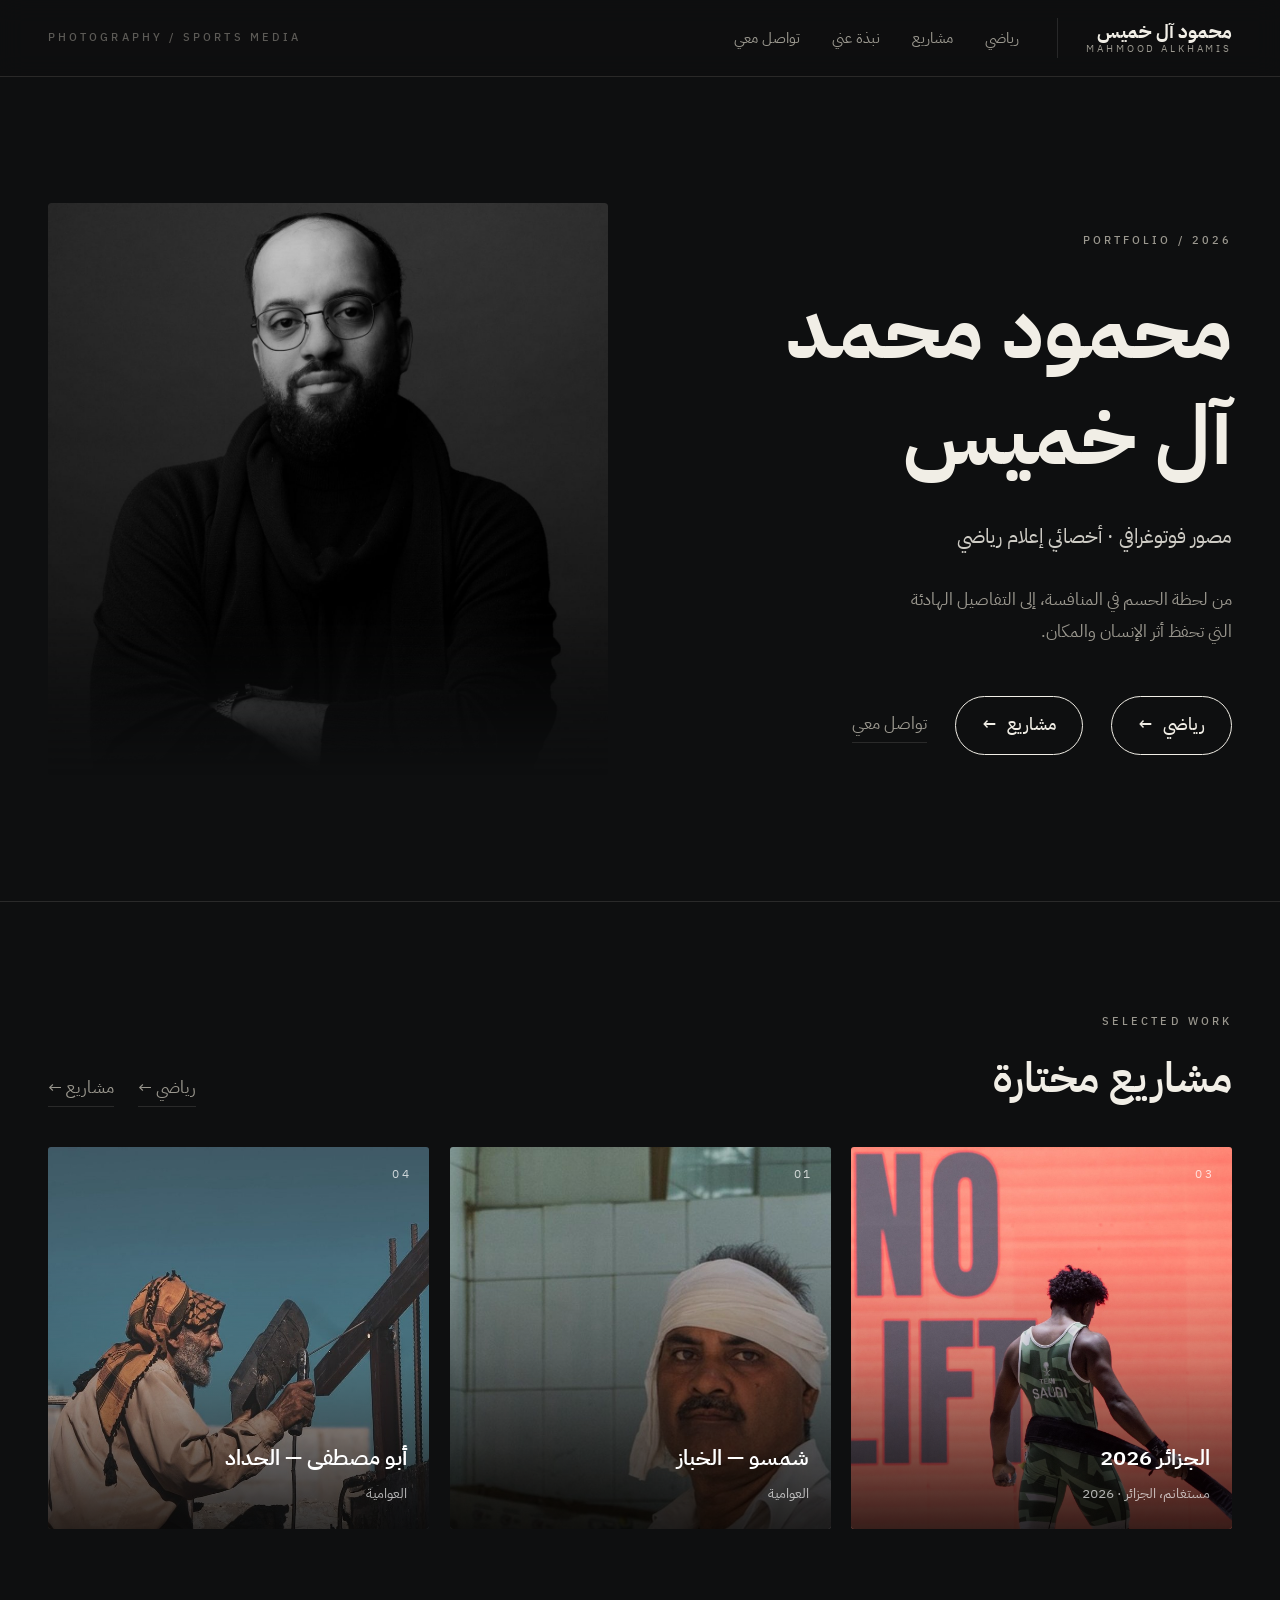
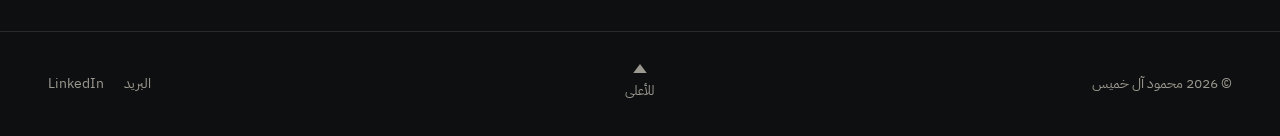
<file: site/index.html>
<!doctype html>
<html lang="ar" dir="rtl">
<head>
  <meta charset="utf-8">
  <meta name="viewport" content="width=device-width, initial-scale=1">
  <title>محمود آل خميس | مصور فوتوغرافي</title>
  <meta name="description" content="محمود آل خميس — مصور فوتوغرافي وأخصائي إعلام رياضي من المنطقة الشرقية في السعودية.">
  <link rel="icon" href="images/favicon.svg" type="image/svg+xml">
  <link rel="preconnect" href="https://fonts.googleapis.com">
  <link rel="preconnect" href="https://fonts.gstatic.com" crossorigin>
  <link href="https://fonts.googleapis.com/css2?family=IBM+Plex+Sans+Arabic:wght@300;400;500;600;700&display=swap" rel="stylesheet">
  <link rel="stylesheet" href="css/style.css">
  <!-- يخفي العناصر اللي بتظهر مع النزول قبل ما تنرسم الصفحة (بدون JS كل شي يبان عادي) -->
  <script>
    document.documentElement.classList.add('js');
    // ألوان هذي الصفحة المحفوظة من آخر زيارة (عشان ما تومض الألوان القديمة)
    try { var c = JSON.parse(localStorage.getItem('site-colors:' + location.pathname + location.search) || '{}'); for (var k in c) document.documentElement.style.setProperty(k, c[k]); } catch (e) {}
    // انتقال الصفحات: إذا المتصفح تخطّاه (مثلًا ضغطت بسرعة) ما يطلع خطأ في الـ Console
    ['pageswap', 'pagereveal'].forEach(function (t) { addEventListener(t, function (e) { if (e.viewTransition) e.viewTransition.ready.catch(function () {}); }); });
  </script>
</head>
<body>

  <!-- الهيدر: الاسم على اليمين وبعده الأقسام -->
  <header class="site-header">
    <div class="wrap">
      <div class="brand-nav">
        <a class="brand" href="index.html">
          <span class="brand-ar">محمود آل خميس</span>
          <span class="brand-en">MAHMOOD ALKHAMIS</span>
        </a>
        <nav class="nav" aria-label="الأقسام">
          <a href="section.html?id=sport" data-nav-section data-nav="sport">رياضي</a>
          <a href="section.html?id=story" data-nav-section data-nav="story">مشاريع</a>
          <a href="about.html" data-nav="about">نبذة عني</a>
          <a href="contact.html" data-nav="contact">تواصل معي</a>
        </nav>
      </div>
      <span class="eyebrow header-tag">PHOTOGRAPHY / SPORTS MEDIA</span>
    </div>
  </header>

  <main>
    <!-- الواجهة: الصورة الشخصية والتعريف -->
    <section class="hero wrap">
      <div class="hero-text">
        <span class="eyebrow">PORTFOLIO / 2026</span>
        <h1 data-lines="hero.title">محمود محمد<br>آل خميس</h1>
        <p class="hero-role" data-text="hero.role">مصور فوتوغرافي · أخصائي إعلام رياضي</p>
        <p class="hero-lead" data-text="hero.lead">من لحظة الحسم في المنافسة، إلى التفاصيل الهادئة التي تحفظ أثر الإنسان والمكان.</p>
        <div class="hero-actions" data-section-buttons>
          <a class="btn" href="section.html?id=sport" data-section-btn>رياضي <span class="arrow" aria-hidden="true">←</span></a>
          <a class="btn" href="section.html?id=story" data-section-btn>مشاريع <span class="arrow" aria-hidden="true">←</span></a>
          <a class="text-link" href="contact.html">تواصل معي</a>
        </div>
      </div>
      <figure class="hero-photo">
        <img src="images/mahmood.jpg" alt="محمود آل خميس" width="1240" height="1270" data-src="hero.photo">
      </figure>
    </section>

    <!-- مشاريع مختارة: المشاريع المعلّم عليها "يظهر في الرئيسية" في لوحة التحكم -->
    <section class="section">
      <div class="wrap">
        <div class="section-head" data-reveal>
          <div>
            <span class="eyebrow" data-text="featured.label">SELECTED WORK</span>
            <h2 data-text="featured.title">مشاريع مختارة</h2>
          </div>
          <div class="section-links" data-section-links>
            <a class="text-link" href="section.html?id=sport">رياضي <span class="arrow" aria-hidden="true">←</span></a>
            <a class="text-link" href="section.html?id=story">مشاريع <span class="arrow" aria-hidden="true">←</span></a>
          </div>
        </div>
        <div class="grid" id="featured-list"></div>
      </div>
    </section>
  </main>

  <footer class="site-footer">
    <div class="wrap">
      <span>© <span data-year>2026</span> محمود آل خميس</span>
      <a class="to-top" href="#top" data-top>
        <svg class="to-top-mark" viewBox="0 0 12 8" aria-hidden="true"><path d="M6 0 12 8H0z"/></svg>
        <span>للأعلى</span>
      </a>
      <nav>
        <a href="mailto:mahmoodalkhmis@gmail.com" data-link="email">البريد</a>
        <a href="https://www.linkedin.com/in/mahmoodalkhamis" target="_blank" rel="noopener" data-link="linkedin">LinkedIn</a>
      </nav>
    </div>
  </footer>

  <script src="js/main.js"></script>
</body>
</html>
</file>
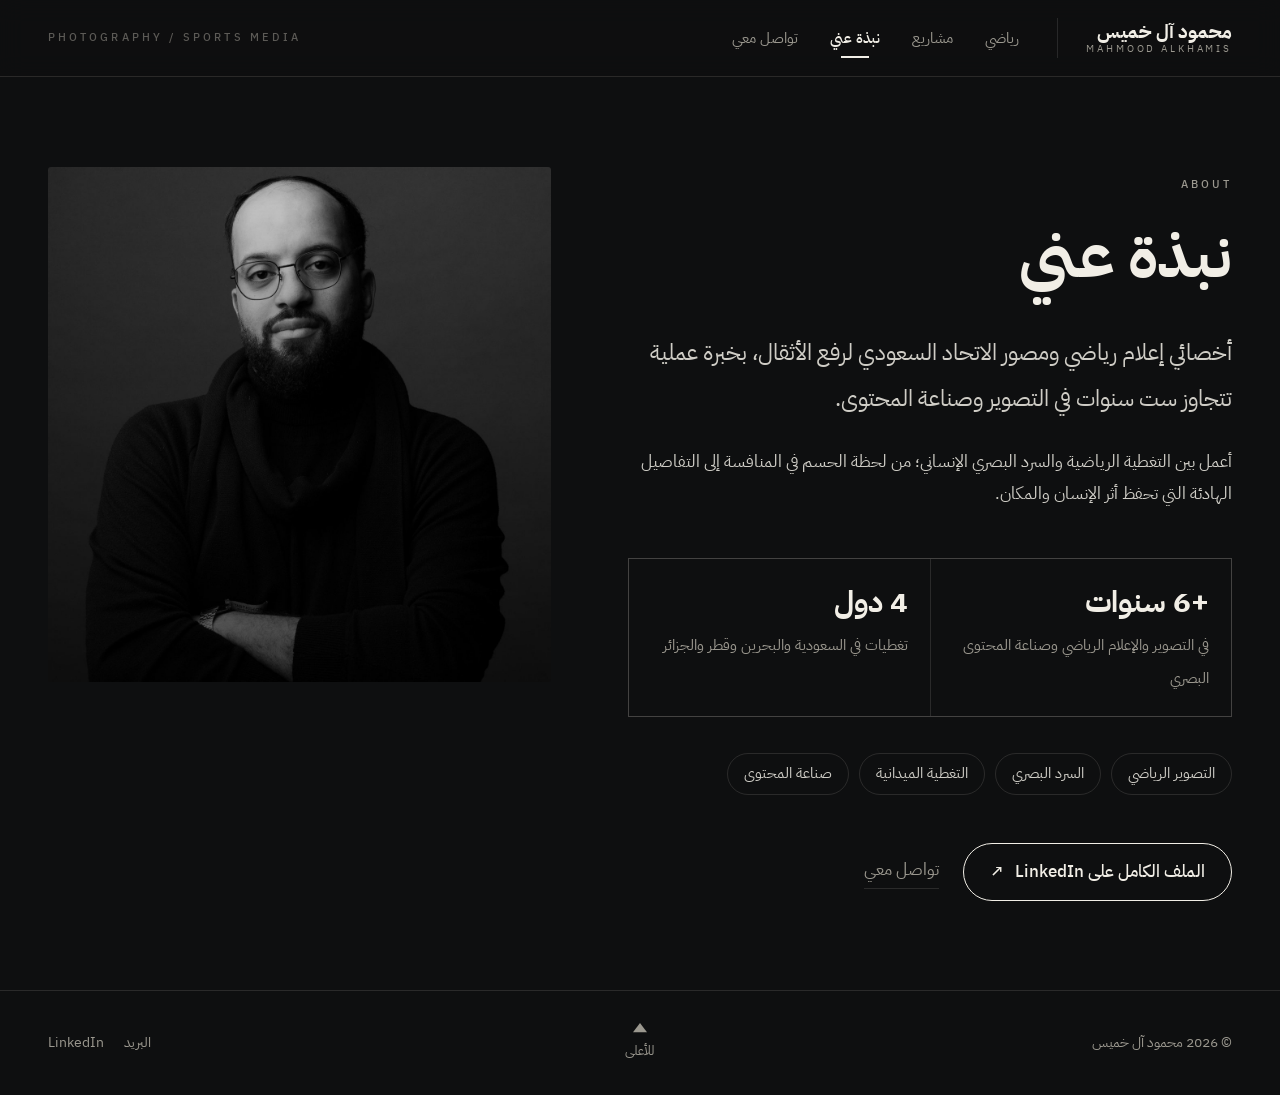
<file: site/about.html>
<!doctype html>
<html lang="ar" dir="rtl">
<head>
  <meta charset="utf-8">
  <meta name="viewport" content="width=device-width, initial-scale=1">
  <title>نبذة عني | محمود آل خميس</title>
  <meta name="description" content="أخصائي إعلام رياضي ومصور الاتحاد السعودي لرفع الأثقال، بخبرة تتجاوز ست سنوات.">
  <link rel="icon" href="images/favicon.svg" type="image/svg+xml">
  <link rel="preconnect" href="https://fonts.googleapis.com">
  <link rel="preconnect" href="https://fonts.gstatic.com" crossorigin>
  <link href="https://fonts.googleapis.com/css2?family=IBM+Plex+Sans+Arabic:wght@300;400;500;600;700&display=swap" rel="stylesheet">
  <link rel="stylesheet" href="css/style.css">
  <!-- يخفي العناصر اللي بتظهر مع النزول قبل ما تنرسم الصفحة (بدون JS كل شي يبان عادي) -->
  <script>
    document.documentElement.classList.add('js');
    // ألوان هذي الصفحة المحفوظة من آخر زيارة (عشان ما تومض الألوان القديمة)
    try { var c = JSON.parse(localStorage.getItem('site-colors:' + location.pathname + location.search) || '{}'); for (var k in c) document.documentElement.style.setProperty(k, c[k]); } catch (e) {}
    // انتقال الصفحات: إذا المتصفح تخطّاه (مثلًا ضغطت بسرعة) ما يطلع خطأ في الـ Console
    ['pageswap', 'pagereveal'].forEach(function (t) { addEventListener(t, function (e) { if (e.viewTransition) e.viewTransition.ready.catch(function () {}); }); });
  </script>
</head>
<body>

  <header class="site-header">
    <div class="wrap">
      <div class="brand-nav">
        <a class="brand" href="index.html">
          <span class="brand-ar">محمود آل خميس</span>
          <span class="brand-en">MAHMOOD ALKHAMIS</span>
        </a>
        <nav class="nav" aria-label="الأقسام">
          <a href="section.html?id=sport" data-nav-section data-nav="sport">رياضي</a>
          <a href="section.html?id=story" data-nav-section data-nav="story">مشاريع</a>
          <a href="about.html" data-nav="about" aria-current="page">نبذة عني</a>
          <a href="contact.html" data-nav="contact">تواصل معي</a>
        </nav>
      </div>
      <span class="eyebrow header-tag">PHOTOGRAPHY / SPORTS MEDIA</span>
    </div>
  </header>

  <main>
    <section class="about wrap">
      <div class="about-text">
        <span class="eyebrow">ABOUT</span>
        <h1>نبذة عني</h1>

        <!-- النصوص هنا تتعدّل من لوحة التحكم ← "نصوص الموقع" ← نبذة عني
             (المكتوب هنا مجرد نسخة احتياطية لو ما تحمّل ملف المحتوى) -->
        <p class="about-lead" data-text="about.lead">أخصائي إعلام رياضي ومصور الاتحاد السعودي لرفع الأثقال، بخبرة عملية تتجاوز ست سنوات في التصوير وصناعة المحتوى.</p>
        <div class="about-body" data-paras="about.body">
          <p>أعمل بين التغطية الرياضية والسرد البصري الإنساني؛ من لحظة الحسم في المنافسة إلى التفاصيل الهادئة التي تحفظ أثر الإنسان والمكان.</p>
        </div>

        <div class="facts" data-reveal data-list="about.facts">
          <div class="fact"><strong>+6 سنوات</strong><span>في التصوير والإعلام الرياضي وصناعة المحتوى البصري</span></div>
          <div class="fact"><strong>4 دول</strong><span>تغطيات في السعودية والبحرين وقطر والجزائر</span></div>
        </div>

        <ul class="tags" data-reveal data-reveal-stagger data-list="about.tags">
          <li>التصوير الرياضي</li>
          <li>السرد البصري</li>
          <li>التغطية الميدانية</li>
          <li>صناعة المحتوى</li>
        </ul>

        <div class="about-actions" data-reveal>
          <a class="btn" href="https://www.linkedin.com/in/mahmoodalkhamis" target="_blank" rel="noopener" data-link="linkedin">الملف الكامل على LinkedIn <span class="arrow arrow--out" aria-hidden="true">↗</span></a>
          <a class="text-link" href="contact.html">تواصل معي</a>
        </div>
      </div>

      <figure class="about-photo" data-reveal style="--reveal-delay:90ms">
        <img src="images/mahmood.jpg" alt="محمود آل خميس" width="1240" height="1270" data-src="about.photo">
      </figure>
    </section>
  </main>

  <footer class="site-footer">
    <div class="wrap">
      <span>© <span data-year>2026</span> محمود آل خميس</span>
      <a class="to-top" href="#top" data-top>
        <svg class="to-top-mark" viewBox="0 0 12 8" aria-hidden="true"><path d="M6 0 12 8H0z"/></svg>
        <span>للأعلى</span>
      </a>
      <nav>
        <a href="mailto:mahmoodalkhmis@gmail.com" data-link="email">البريد</a>
        <a href="https://www.linkedin.com/in/mahmoodalkhamis" target="_blank" rel="noopener" data-link="linkedin">LinkedIn</a>
      </nav>
    </div>
  </footer>

  <script src="js/main.js"></script>
</body>
</html>
</file>
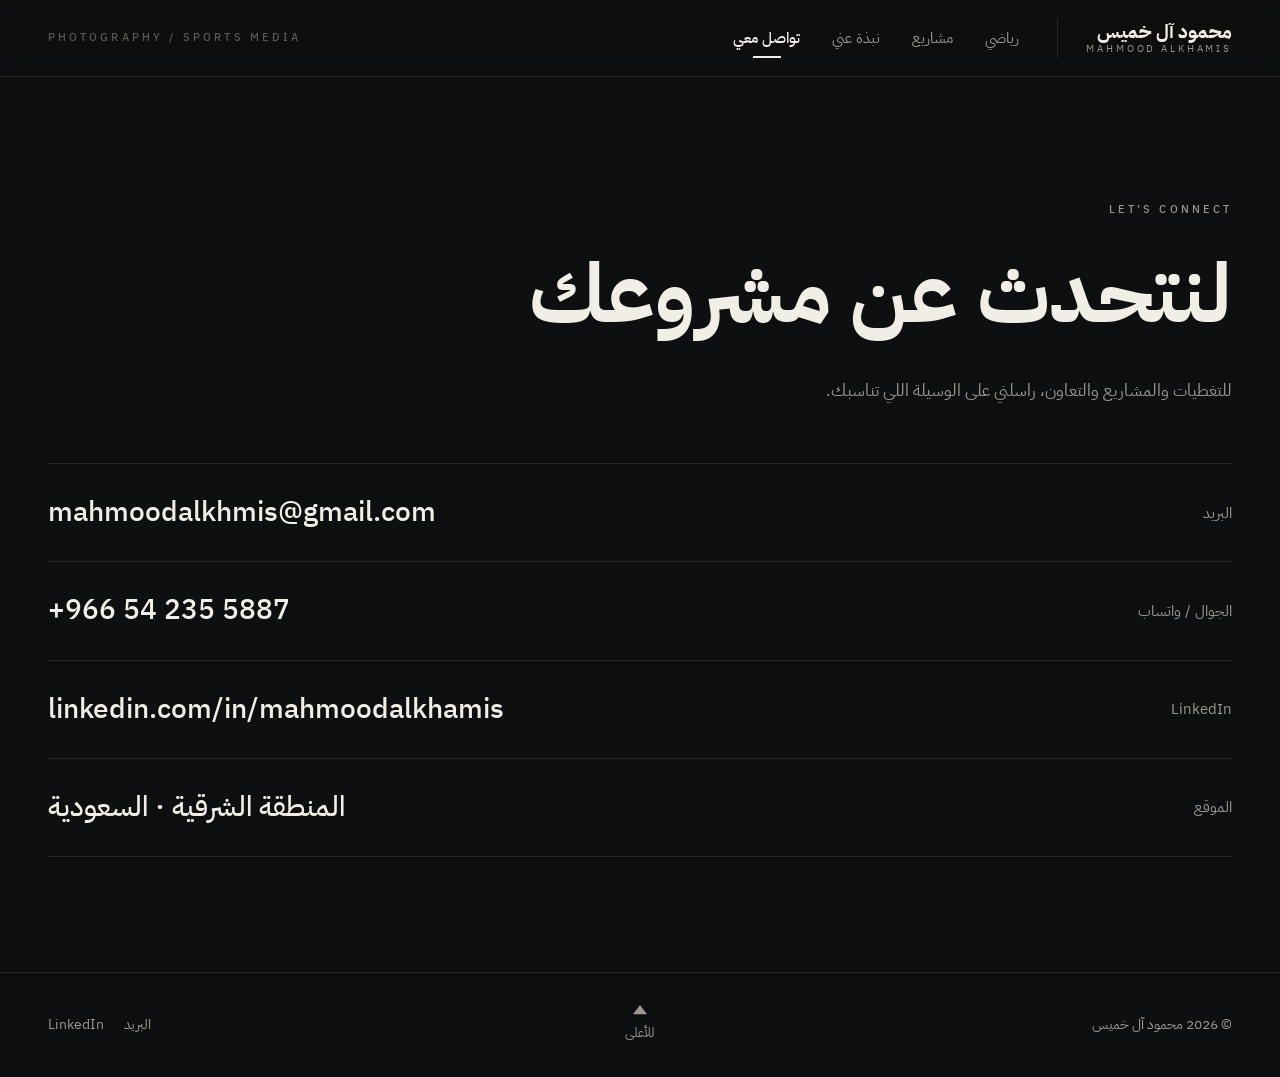
<file: site/contact.html>
<!doctype html>
<html lang="ar" dir="rtl">
<head>
  <meta charset="utf-8">
  <meta name="viewport" content="width=device-width, initial-scale=1">
  <title>تواصل معي | محمود آل خميس</title>
  <meta name="description" content="تواصل مع محمود آل خميس — مصور فوتوغرافي وأخصائي إعلام رياضي.">
  <link rel="icon" href="images/favicon.svg" type="image/svg+xml">
  <link rel="preconnect" href="https://fonts.googleapis.com">
  <link rel="preconnect" href="https://fonts.gstatic.com" crossorigin>
  <link href="https://fonts.googleapis.com/css2?family=IBM+Plex+Sans+Arabic:wght@300;400;500;600;700&display=swap" rel="stylesheet">
  <link rel="stylesheet" href="css/style.css">
  <!-- يخفي العناصر اللي بتظهر مع النزول قبل ما تنرسم الصفحة (بدون JS كل شي يبان عادي) -->
  <script>
    document.documentElement.classList.add('js');
    // ألوان هذي الصفحة المحفوظة من آخر زيارة (عشان ما تومض الألوان القديمة)
    try { var c = JSON.parse(localStorage.getItem('site-colors:' + location.pathname + location.search) || '{}'); for (var k in c) document.documentElement.style.setProperty(k, c[k]); } catch (e) {}
    // انتقال الصفحات: إذا المتصفح تخطّاه (مثلًا ضغطت بسرعة) ما يطلع خطأ في الـ Console
    ['pageswap', 'pagereveal'].forEach(function (t) { addEventListener(t, function (e) { if (e.viewTransition) e.viewTransition.ready.catch(function () {}); }); });
  </script>
</head>
<body>

  <header class="site-header">
    <div class="wrap">
      <div class="brand-nav">
        <a class="brand" href="index.html">
          <span class="brand-ar">محمود آل خميس</span>
          <span class="brand-en">MAHMOOD ALKHAMIS</span>
        </a>
        <nav class="nav" aria-label="الأقسام">
          <a href="section.html?id=sport" data-nav-section data-nav="sport">رياضي</a>
          <a href="section.html?id=story" data-nav-section data-nav="story">مشاريع</a>
          <a href="about.html" data-nav="about">نبذة عني</a>
          <a href="contact.html" data-nav="contact" aria-current="page">تواصل معي</a>
        </nav>
      </div>
      <span class="eyebrow header-tag">PHOTOGRAPHY / SPORTS MEDIA</span>
    </div>
  </header>

  <main>
    <section class="contact wrap">
      <span class="eyebrow">LET’S CONNECT</span>
      <h1 data-text="contact.title">لنتحدث عن مشروعك</h1>
      <p data-text="contact.intro">للتغطيات والمشاريع والتعاون، راسلني على الوسيلة اللي تناسبك.</p>

      <!-- بيانات التواصل تتعدّل من لوحة التحكم ← "نصوص الموقع" ← تواصل معي
           (القائمة هنا مجرد نسخة احتياطية لو ما تحمّل ملف المحتوى) -->
      <ul class="contact-list" id="contact-list" data-reveal data-reveal-stagger>
        <li>
          <a href="mailto:mahmoodalkhmis@gmail.com">
            <span class="label">البريد</span>
            <span class="value">mahmoodalkhmis@gmail.com</span>
          </a>
        </li>
        <li>
          <a href="https://wa.me/966542355887" target="_blank" rel="noopener">
            <span class="label">الجوال / واتساب</span>
            <span class="value">+966 54 235 5887</span>
          </a>
        </li>
        <li>
          <a href="https://www.linkedin.com/in/mahmoodalkhamis" target="_blank" rel="noopener">
            <span class="label">LinkedIn</span>
            <span class="value">linkedin.com/in/mahmoodalkhamis</span>
          </a>
        </li>
        <li>
          <div class="row">
            <span class="label">الموقع</span>
            <span class="value ar">المنطقة الشرقية · السعودية</span>
          </div>
        </li>
      </ul>
    </section>
  </main>

  <footer class="site-footer">
    <div class="wrap">
      <span>© <span data-year>2026</span> محمود آل خميس</span>
      <a class="to-top" href="#top" data-top>
        <svg class="to-top-mark" viewBox="0 0 12 8" aria-hidden="true"><path d="M6 0 12 8H0z"/></svg>
        <span>للأعلى</span>
      </a>
      <nav>
        <a href="mailto:mahmoodalkhmis@gmail.com" data-link="email">البريد</a>
        <a href="https://www.linkedin.com/in/mahmoodalkhamis" target="_blank" rel="noopener" data-link="linkedin">LinkedIn</a>
      </nav>
    </div>
  </footer>

  <script src="js/main.js"></script>
</body>
</html>
</file>
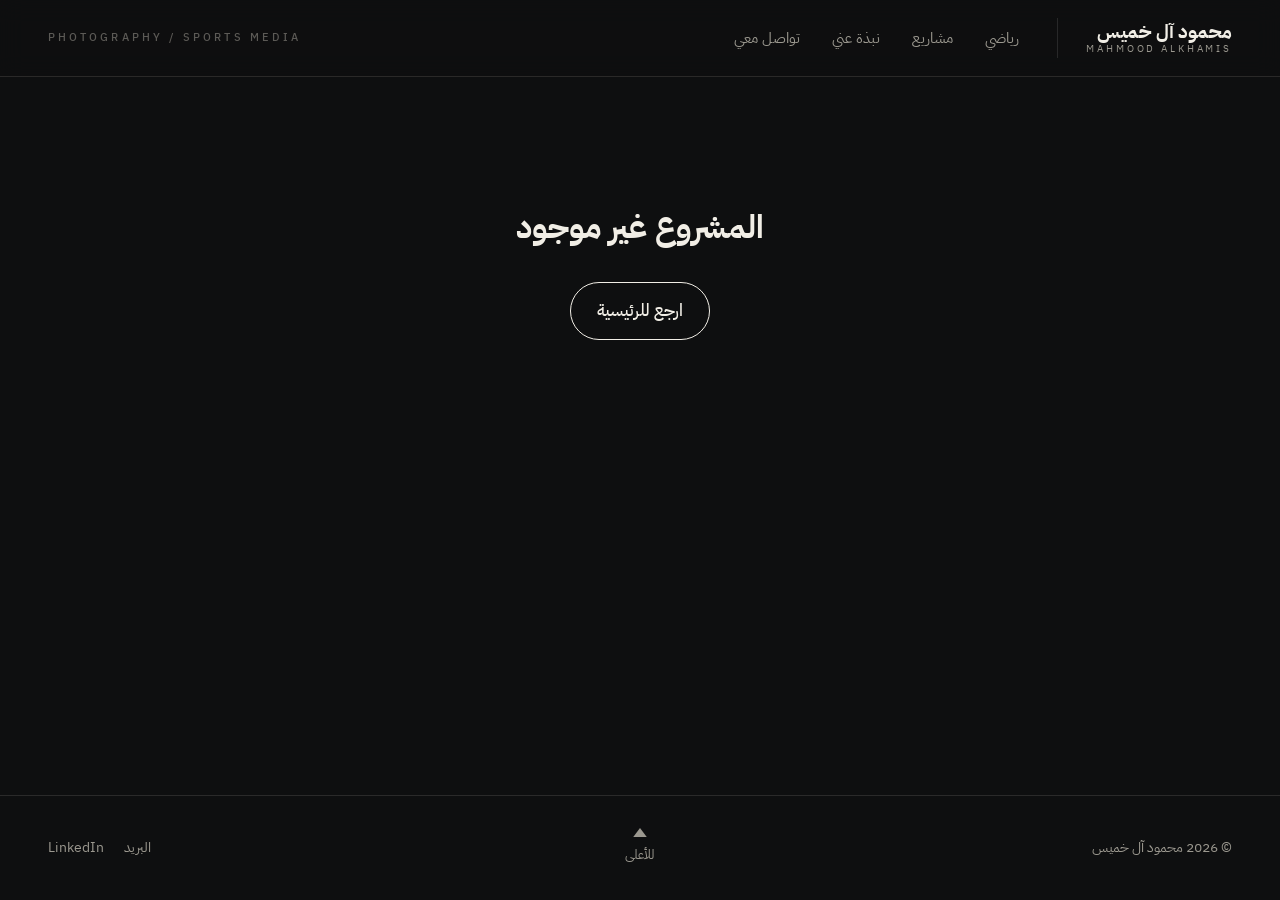
<file: site/project.html>
<!doctype html>
<html lang="ar" dir="rtl">
<head>
  <meta charset="utf-8">
  <meta name="viewport" content="width=device-width, initial-scale=1">
  <title>مشروع | محمود آل خميس</title>
  <link rel="icon" href="images/favicon.svg" type="image/svg+xml">
  <link rel="preconnect" href="https://fonts.googleapis.com">
  <link rel="preconnect" href="https://fonts.gstatic.com" crossorigin>
  <link href="https://fonts.googleapis.com/css2?family=IBM+Plex+Sans+Arabic:wght@300;400;500;600;700&display=swap" rel="stylesheet">
  <link rel="stylesheet" href="css/style.css">
  <!-- يخفي العناصر اللي بتظهر مع النزول قبل ما تنرسم الصفحة (بدون JS كل شي يبان عادي) -->
  <script>
    document.documentElement.classList.add('js');
    // ألوان هذي الصفحة المحفوظة من آخر زيارة (عشان ما تومض الألوان القديمة)
    try { var c = JSON.parse(localStorage.getItem('site-colors:' + location.pathname + location.search) || '{}'); for (var k in c) document.documentElement.style.setProperty(k, c[k]); } catch (e) {}
    // انتقال الصفحات: إذا المتصفح تخطّاه (مثلًا ضغطت بسرعة) ما يطلع خطأ في الـ Console
    ['pageswap', 'pagereveal'].forEach(function (t) { addEventListener(t, function (e) { if (e.viewTransition) e.viewTransition.ready.catch(function () {}); }); });
  </script>
</head>
<body>

  <header class="site-header">
    <div class="wrap">
      <div class="brand-nav">
        <a class="brand" href="index.html">
          <span class="brand-ar">محمود آل خميس</span>
          <span class="brand-en">MAHMOOD ALKHAMIS</span>
        </a>
        <nav class="nav" aria-label="الأقسام">
          <a href="section.html?id=sport" data-nav-section data-nav="sport">رياضي</a>
          <a href="section.html?id=story" data-nav-section data-nav="story">مشاريع</a>
          <a href="about.html" data-nav="about">نبذة عني</a>
          <a href="contact.html" data-nav="contact">تواصل معي</a>
        </nav>
      </div>
      <span class="eyebrow header-tag">PHOTOGRAPHY / SPORTS MEDIA</span>
    </div>
  </header>

  <!-- صفحة واحدة لكل المشاريع: project.html?id=اسم-المجلد
       المحتوى (الغلاف ← الوصف ← الصور) يتعبّى تلقائيًا من content/projects.json -->
  <main id="project-page"></main>

  <!-- عارض الصور بملء الشاشة -->
  <dialog class="lightbox" id="lightbox" aria-label="عارض الصور">
    <button class="lb-close" type="button" aria-label="إغلاق">×</button>
    <button class="lb-prev" type="button" aria-label="الصورة السابقة">→</button>
    <img alt="">
    <button class="lb-next" type="button" aria-label="الصورة التالية">←</button>
    <span class="lb-count"></span>
  </dialog>

  <footer class="site-footer">
    <div class="wrap">
      <span>© <span data-year>2026</span> محمود آل خميس</span>
      <a class="to-top" href="#top" data-top>
        <svg class="to-top-mark" viewBox="0 0 12 8" aria-hidden="true"><path d="M6 0 12 8H0z"/></svg>
        <span>للأعلى</span>
      </a>
      <nav>
        <a href="mailto:mahmoodalkhmis@gmail.com" data-link="email">البريد</a>
        <a href="https://www.linkedin.com/in/mahmoodalkhamis" target="_blank" rel="noopener" data-link="linkedin">LinkedIn</a>
      </nav>
    </div>
  </footer>

  <script src="js/main.js"></script>
</body>
</html>
</file>
<file: site/css/style.css>
/* ==================================================================
   style.css — شكل الموقع
   الألوان والخط والمسافات كلها هنا فوق في :root
   غيّر قيمة واحدة وتتغير في كل الموقع
   ================================================================== */

:root {
  /* الألوان الأساسية الثلاثة — تتغيّر من لوحة التحكم (نصوص الموقع ← الألوان) */
  --bg: #0e0f10;          /* لون الخلفية */
  --fg: #f1eee6;          /* لون النص */
  --muted: #9b988f;       /* نص ثانوي */
  /* الباقي ينحسب منها تلقائيًا */
  --bg-2: color-mix(in srgb, var(--bg) 94%, var(--fg));     /* خلفية البطاقات */
  --faint: color-mix(in srgb, var(--muted) 55%, var(--bg)); /* نص باهت */
  --soft: color-mix(in srgb, var(--fg) 85%, var(--bg));     /* نص الفقرات */
  --line: color-mix(in srgb, var(--fg) 12%, transparent);
  --font: "IBM Plex Sans Arabic", system-ui, -apple-system, "Segoe UI", sans-serif;
  --max: 1280px;          /* أقصى عرض للمحتوى */
  --gutter: clamp(16px, 4vw, 48px);
  --header-h: 76px;

  /* الحركة (نفس قيم سعف) */
  --ease-out: cubic-bezier(0.2, 0.7, 0.2, 1);   /* تبدأ سريعة وتهدّي */
  --dur-1: 150ms;
  --dur-2: 260ms;
  --dur-3: 480ms;
}
/* إذا الزائر مفعّل "تقليل الحركة" في جهازه، كل الحركات تصير فورية */
@media (prefers-reduced-motion: reduce) {
  :root { --dur-1: 0ms; --dur-2: 0ms; --dur-3: 0ms; }
}

*,
*::before,
*::after { box-sizing: border-box; margin: 0; padding: 0; }

html { background: var(--bg); color: var(--fg); -webkit-text-size-adjust: 100%; }

body {
  font-family: var(--font);
  font-size: 17px;
  line-height: 1.9;
  min-height: 100vh;
  display: flex;
  flex-direction: column;
  background: var(--bg);
  -webkit-font-smoothing: antialiased;
}

main { flex: 1; }
img { display: block; max-width: 100%; height: auto; }

/* النصوص والصور اللي تجي من لوحة التحكم (content/site.json) تختفي لحظة لين يتحمّل الملف،
   عشان ما يبان النص القديم المكتوب في الصفحة ثم يتبدّل قدام الزائر */
.js:not(.content-ready) :is([data-text], [data-lines], [data-paras], [data-src], [data-list], #contact-list,
                             [data-nav-section], [data-section-btn], [data-section-links]) {
  visibility: hidden;
}
a { color: inherit; text-decoration: none; }
button { font: inherit; color: inherit; background: none; border: 0; cursor: pointer; }
::selection { background: var(--fg); color: var(--bg); }

.wrap { width: 100%; max-width: var(--max); margin-inline: auto; padding-inline: var(--gutter); }

/* نص إنجليزي صغير بمسافات بين الحروف (لا تستخدمه للعربي — يقطع الحروف) */
.eyebrow {
  display: inline-block;
  direction: ltr;
  unicode-bidi: isolate;
  font-size: 11px;
  font-weight: 500;
  letter-spacing: 0.28em;
  text-transform: uppercase;
  color: var(--muted);
  line-height: 1.6;
}

.btn {
  display: inline-flex;
  align-items: center;
  gap: 10px;
  padding: 12px 26px;
  border: 1px solid var(--fg);
  border-radius: 999px;
  font-weight: 500;
  transition: background 0.2s, color 0.2s;
}
.btn:hover { background: var(--fg); color: var(--bg); }

.text-link { color: var(--muted); border-bottom: 1px solid var(--line); padding-bottom: 2px; transition: color 0.2s, border-color 0.2s; }
.text-link:hover { color: var(--fg); border-color: var(--fg); }

/* ------------------------------ الهيدر ------------------------------ */
.site-header {
  position: sticky;
  top: 0;
  z-index: 50;
  background: color-mix(in srgb, var(--bg) 86%, transparent);
  backdrop-filter: blur(12px);
  -webkit-backdrop-filter: blur(12px);
  border-bottom: 1px solid var(--line);
}
.site-header .wrap {
  display: flex;
  align-items: center;
  justify-content: space-between;
  gap: 24px;
  min-height: var(--header-h);
}
/* الاسم ثم الأقسام — على اليمين */
.brand-nav { display: flex; align-items: center; gap: 28px; }
.brand { display: flex; flex-direction: column; line-height: 1.25; }
.brand-ar { font-weight: 700; font-size: 19px; }
.brand-en { font-size: 9.5px; letter-spacing: 0.3em; color: var(--muted); direction: ltr; text-align: right; }

.nav { display: flex; gap: 4px; padding-inline-start: 24px; border-inline-start: 1px solid var(--line); }
.nav a {
  position: relative;
  padding: 6px 14px;
  font-size: 15px;
  color: var(--muted);
  transition: color var(--dur-1) var(--ease-out);
}
.nav a:hover { color: var(--fg); }
.nav a[aria-current="page"] { color: var(--fg); font-weight: 500; }
/* خط قصير في منتصف الكلمة: يكبر مع المرور، وأطول تحت الصفحة الحالية */
.nav a::after {
  content: "";
  position: absolute;
  inset-inline: 0;
  bottom: 0;
  margin-inline: auto;
  width: 0;
  height: 2px;
  background: var(--fg);
  opacity: 0;
  transition: width var(--dur-2) var(--ease-out), opacity var(--dur-2) var(--ease-out);
}
.nav a:hover::after { width: 1.25rem; opacity: 0.6; }
.nav a[aria-current="page"]::after { width: 1.75rem; opacity: 1; }

.header-tag { color: var(--faint); }

@media (max-width: 760px) {
  .header-tag { display: none; }
  .site-header .wrap { min-height: 0; padding-block: 12px 8px; }
  .brand-nav { flex-direction: column; align-items: stretch; gap: 6px; width: 100%; }
  .nav { padding: 0; border: 0; margin-inline-start: -14px; }
  .nav a { font-size: 14.5px; }
}

/* ------------------------------ الرئيسية ------------------------------ */
.hero {
  display: grid;
  grid-template-columns: 1fr 1fr;
  align-items: center;
  gap: clamp(32px, 5vw, 80px);
  min-height: calc(100svh - var(--header-h));
  padding-block: 48px;
}
.hero h1 {
  font-size: clamp(44px, 6.4vw, 92px);
  font-weight: 700;
  line-height: 1.3;
  margin-block: 22px 26px;
}
.hero-role { font-size: clamp(17px, 1.6vw, 21px); color: var(--fg); opacity: 0.85; }
.hero-lead { margin-top: 28px; max-width: 34ch; color: var(--muted); font-size: 17px; }
.hero-actions { display: flex; align-items: center; gap: 16px 28px; margin-top: 48px; flex-wrap: wrap; }

.hero-photo { position: relative; }
.hero-photo img {
  width: 100%;
  aspect-ratio: 1 / 1.02;
  max-height: calc(100svh - var(--header-h) - 96px);
  object-fit: cover;
  object-position: 50% 20%;
  border-radius: 3px;
  /* يذوب أسفل الصورة في الخلفية */
  -webkit-mask-image: linear-gradient(to bottom, #000 72%, transparent);
  mask-image: linear-gradient(to bottom, #000 72%, transparent);
}

@media (max-width: 860px) {
  .hero { grid-template-columns: 1fr; min-height: 0; padding-block: 24px 40px; gap: 8px; }
  .hero-photo { order: -1; max-width: 520px; width: 100%; margin-inline: auto; }
  .hero-photo img { aspect-ratio: 4 / 4.4; max-height: 54svh; }
  .hero h1 { margin-block: 16px 18px; }
}

.section { padding-block: clamp(56px, 8vw, 110px); border-top: 1px solid var(--line); }
.section-head {
  display: flex;
  align-items: end;
  justify-content: space-between;
  gap: 16px;
  margin-bottom: 40px;
  flex-wrap: wrap;
}
.section-head h2 { font-size: clamp(28px, 3.4vw, 42px); font-weight: 600; line-height: 1.4; margin-top: 12px; }
.section-links { display: flex; gap: 24px; flex-wrap: wrap; }

/* ------------------------------ البطاقات المربعة ------------------------------ */
.grid {
  display: grid;
  grid-template-columns: repeat(3, 1fr);
  gap: clamp(12px, 1.6vw, 22px);
}
@media (max-width: 960px) { .grid { grid-template-columns: repeat(2, 1fr); } }
@media (max-width: 460px) { .grid { grid-template-columns: 1fr; } }

.card {
  position: relative;
  display: block;
  aspect-ratio: 1 / 1;      /* مربع */
  overflow: hidden;
  background: var(--bg-2);
  border-radius: 3px;
  isolation: isolate;
}
.card img {
  position: absolute;
  inset: 0;
  width: 100%;
  height: 100%;
  object-fit: cover;
  transition: transform 0.8s cubic-bezier(0.2, 0.7, 0.2, 1), filter 0.4s;
}
.card::after {
  content: "";
  position: absolute;
  inset: 0;
  background: linear-gradient(to top, rgba(0, 0, 0, 0.78) 0%, rgba(0, 0, 0, 0.15) 45%, transparent 70%);
}
.card:hover img { transform: scale(1.045); }
.card-num {
  position: absolute;
  top: 16px;
  inset-inline-end: 18px;
  z-index: 1;
  font-size: 12px;
  letter-spacing: 0.2em;
  color: rgba(255, 255, 255, 0.75);
  direction: ltr;
}
.card-info {
  position: absolute;
  inset-inline: 0;
  bottom: 0;
  z-index: 1;
  display: flex;
  flex-direction: column;
  padding: 22px;
}
.card-title { font-size: clamp(19px, 1.7vw, 24px); font-weight: 600; line-height: 1.5; color: #fff; }
.card-meta { font-size: 13.5px; color: rgba(255, 255, 255, 0.68); margin-top: 6px; }

/* ------------------------------ صفحة القسم (رياضي / مشاريع) ------------------------------ */
.page-head { padding-block: clamp(48px, 7vw, 96px) clamp(24px, 3vw, 40px); }
.page-head h1 { font-size: clamp(40px, 5.6vw, 76px); font-weight: 700; line-height: 1.3; margin-top: 16px; }
.page-head p { color: var(--muted); max-width: 60ch; margin-top: 20px; }
.section-grid { padding-top: clamp(32px, 4vw, 56px); padding-bottom: clamp(56px, 8vw, 110px); border-top: 1px solid var(--line); }


/* ------------------------------ صفحة المشروع ------------------------------ */
.back { display: inline-block; margin-block: 32px 24px; color: var(--muted); font-size: 15px; transition: color 0.2s; }
.back:hover { color: var(--fg); }

.project-cover img {
  width: 100%;
  max-height: 82svh;
  object-fit: cover;
  border-radius: 3px;
  background: var(--bg-2);
}

.project-head {
  display: grid;
  grid-template-columns: minmax(0, 5fr) minmax(0, 6fr);
  gap: clamp(24px, 5vw, 80px);
  padding-block: clamp(36px, 5vw, 72px);
}
.project-head h1 { font-size: clamp(34px, 4.4vw, 60px); font-weight: 700; line-height: 1.35; margin-top: 14px; }
.project-sub { margin-top: 14px; font-size: 17px; line-height: 1.8; }
.project-meta { margin-top: 10px; color: var(--muted); font-size: 15px; }
.project-desc { color: var(--soft); font-size: 18px; line-height: 2.1; padding-top: 6px; }
.project-desc p + p { margin-top: 22px; }
.project-desc p:first-child:not(:only-child) { color: var(--muted); font-size: 15.5px; }

@media (max-width: 860px) {
  .project-head { grid-template-columns: 1fr; gap: 18px; }
}

.gallery {
  display: grid;
  grid-template-columns: repeat(2, 1fr);
  gap: clamp(10px, 1.4vw, 20px);
  align-items: start;
  padding-bottom: clamp(48px, 6vw, 88px);
}
/* إذا عدد الصور فردي، آخر صورة تاخذ العرض كامل */
.gallery .shot:last-child:nth-child(odd) { grid-column: 1 / -1; }
@media (max-width: 640px) { .gallery { grid-template-columns: 1fr; } }
.shot { display: block; overflow: hidden; border-radius: 3px; background: var(--bg-2); cursor: zoom-in; }
/* aspect-ratio: يحجز مكان للصورة (3:2) قبل ما تتحمّل، وبعدها تاخذ مقاسها الحقيقي.
   بدونه الصور كلها تكون بطول صفر وتظهر مرة وحدة بدل وحدة وحدة */
.shot img { width: 100%; height: auto; aspect-ratio: auto 3 / 2; transition: opacity 0.3s, transform 0.8s cubic-bezier(0.2, 0.7, 0.2, 1); }
.shot:hover img { transform: scale(1.02); }

.next-project {
  display: flex;
  flex-direction: column;
  gap: 12px;
  padding-block: clamp(40px, 6vw, 80px);
  border-top: 1px solid var(--line);
}
.next-project a { font-size: clamp(26px, 3.6vw, 48px); font-weight: 600; line-height: 1.45; transition: opacity 0.2s; }
.next-project a:hover { opacity: 0.7; }

.empty { padding-block: 120px; text-align: center; }
.empty h1 { font-size: 32px; margin-bottom: 24px; }

/* ------------------------------ عارض الصور ------------------------------ */
.lightbox {
  width: 100vw;
  height: 100vh;
  max-width: none;
  max-height: none;
  margin: 0;
  border: 0;
  background: rgba(8, 8, 9, 0.97);
  color: #fff;
  display: none;
  place-items: center;
}
.lightbox[open] { display: grid; }
.lightbox::backdrop { background: rgba(0, 0, 0, 0.9); }
.lightbox img { max-width: 92vw; max-height: 86vh; object-fit: contain; user-select: none; }
.lb-close, .lb-prev, .lb-next {
  position: fixed;
  display: grid;
  place-items: center;
  width: 48px;
  height: 48px;
  border-radius: 50%;
  font-size: 22px;
  background: rgba(255, 255, 255, 0.08);
  transition: background 0.2s;
}
.lb-close:hover, .lb-prev:hover, .lb-next:hover { background: rgba(255, 255, 255, 0.18); }
.lb-close { top: 18px; inset-inline-start: 18px; font-size: 28px; }
.lb-prev { top: 50%; translate: 0 -50%; inset-inline-start: 18px; }
.lb-next { top: 50%; translate: 0 -50%; inset-inline-end: 18px; }
.lb-count { position: fixed; bottom: 18px; inset-inline: 0; text-align: center; font-size: 13px; letter-spacing: 0.2em; color: rgba(255, 255, 255, 0.6); direction: ltr; }
@media (max-width: 640px) {
  .lb-prev, .lb-next { top: auto; bottom: 10px; translate: none; }
  .lightbox img { max-width: 100vw; max-height: 78vh; }
}

/* ------------------------------ نبذة عني ------------------------------ */
.about {
  display: grid;
  grid-template-columns: minmax(0, 6fr) minmax(0, 5fr);
  gap: clamp(32px, 6vw, 96px);
  padding-block: clamp(48px, 7vw, 96px);
  align-items: start;
}
.about h1 { font-size: clamp(36px, 4.8vw, 64px); font-weight: 700; line-height: 1.35; margin-block: 16px 32px; }
.about-lead { font-size: clamp(19px, 1.8vw, 23px); line-height: 2; }
.about-text p { color: var(--soft); }
.about-text p + p,
.about-lead + .about-body { margin-top: 24px; }
.about-photo img { width: 100%; border-radius: 3px; }

.facts { display: grid; grid-template-columns: repeat(2, 1fr); gap: 1px; background: var(--line); border: 1px solid var(--line); margin-top: 48px; }
.fact { background: var(--bg); padding: 22px; }
.fact strong { display: block; font-size: 30px; font-weight: 700; line-height: 1.4; margin-bottom: 6px; }
.fact span { color: var(--muted); font-size: 14.5px; }

.tags { display: flex; flex-wrap: wrap; gap: 10px; margin-top: 36px; }
.tags li { list-style: none; padding: 6px 16px; border: 1px solid var(--line); border-radius: 999px; font-size: 14.5px; color: var(--soft); }

.about-actions { display: flex; gap: 24px; align-items: center; flex-wrap: wrap; margin-top: 48px; }

@media (max-width: 860px) {
  .about { grid-template-columns: 1fr; }
  .about-photo { order: -1; max-width: 440px; }
  .about-photo img { aspect-ratio: 4 / 4.4; max-height: 50svh; object-fit: cover; object-position: 50% 20%; }
}

/* ------------------------------ تواصل معي ------------------------------ */
.contact { padding-block: clamp(56px, 9vw, 130px); }
.contact h1 { font-size: clamp(40px, 6.4vw, 88px); font-weight: 700; line-height: 1.3; margin-block: 18px 26px; }
.contact > p { color: var(--muted); max-width: 46ch; }
.contact-list { list-style: none; margin-top: 56px; border-top: 1px solid var(--line); }
.contact-list li { border-bottom: 1px solid var(--line); }
.contact-list a, .contact-list .row {
  display: flex;
  align-items: center;
  justify-content: space-between;
  gap: 16px;
  padding-block: 22px;
  flex-wrap: wrap;
}
.contact-list a { transition: padding 0.25s, color 0.2s; }
.contact-list a:hover { padding-inline-start: 10px; }
.contact-list .label { color: var(--muted); font-size: 15px; min-width: 110px; }
.contact-list .value { font-size: clamp(18px, 2.2vw, 28px); font-weight: 500; direction: ltr; unicode-bidi: isolate; }
.contact-list .value.ar { direction: rtl; }

/* ------------------------------ الفوتر ------------------------------ */
.site-footer { border-top: 1px solid var(--line); color: var(--muted); font-size: 14px; }
.site-footer .wrap {
  display: grid;
  grid-template-columns: 1fr auto 1fr;   /* الاسم | للأعلى | الروابط */
  align-items: center;
  gap: 16px;
  padding-block: 28px;
}
.site-footer nav { display: flex; gap: 20px; justify-self: end; }
.site-footer a { transition: color var(--dur-2) var(--ease-out); }
.site-footer a:hover { color: var(--fg); }
@media (max-width: 560px) {
  .site-footer .wrap { grid-template-columns: 1fr auto; }
  .to-top { grid-column: 1 / -1; order: -1; justify-self: center; }
}

/* زر للأعلى: مثلث فوق كلمة "للأعلى" */
.to-top {
  display: grid;
  justify-items: center;
  gap: 6px;
  padding: 4px 12px;
  font-size: 13px;
}
.to-top-mark { width: 14px; height: auto; fill: currentColor; }

/* ==================================================================
   الحركة — نفس نظام موقع سعف
   كل شي هنا يتوقف تلقائيًا إذا الزائر مفعّل "تقليل الحركة" (آخر الملف)
   ================================================================== */

/* التمرير السلس (مثلًا لما تضغط "للأعلى") */
html { scroll-behavior: smooth; }

/* 1) دخول الواجهة: سطور التعريف تطلع وحدة ورا الثانية (90ms بين كل سطر) */
@keyframes rise {
  from { opacity: 0; transform: translateY(14px); }
}
.hero-text > * { animation: rise 0.7s var(--ease-out) both; }
.hero-text > :nth-child(2) { animation-delay: 90ms; }
.hero-text > :nth-child(3) { animation-delay: 180ms; }
.hero-text > :nth-child(4) { animation-delay: 270ms; }
.hero-text > :nth-child(5) { animation-delay: 360ms; }
.hero-photo { animation: rise 0.9s var(--ease-out) both; }

/* 2) الظهور مع النزول: حط data-reveal على أي عنصر.
   main.js يضيف .is-visible أول ما يدخل الشاشة.
   --reveal-delay يأخّر عنصر عن اللي جنبه (البطاقات تطلع وحدة ورا الثانية) */
.js [data-reveal] {
  opacity: 0;
  transform: translateY(14px);
  transition:
    opacity var(--dur-3) var(--ease-out),
    transform var(--dur-3) var(--ease-out);
  transition-delay: var(--reveal-delay, 0ms);
}
[data-reveal].is-visible { opacity: 1; transform: none; }

/* data-reveal-stagger: القائمة نفسها تبان، وعناصرها تطلع وحدة وحدة (80ms) */
.js [data-reveal-stagger] { opacity: 1; transform: none; }
.js [data-reveal-stagger] > * {
  opacity: 0;
  transform: translateY(16px);
  transition:
    opacity var(--dur-3) var(--ease-out),
    transform var(--dur-3) var(--ease-out);
  transition-delay: calc(var(--reveal-delay, 0ms) + (var(--i, 0) * 80ms));
}
.js [data-reveal-stagger].is-visible > * { opacity: 1; transform: none; }
[data-reveal-stagger] > :nth-child(2) { --i: 1; }
[data-reveal-stagger] > :nth-child(3) { --i: 2; }
[data-reveal-stagger] > :nth-child(4) { --i: 3; }
[data-reveal-stagger] > :nth-child(5) { --i: 4; }
[data-reveal-stagger] > :nth-child(6) { --i: 5; }
[data-reveal-stagger] > :nth-child(7) { --i: 6; }
[data-reveal-stagger] > :nth-child(n + 8) { --i: 7; }

/* 3) الانتقال بين الصفحات: القديمة ترتفع وتختفي، والجديدة تطلع من تحت.
   الهيدر له اسم خاص فيثبت مكانه. المتصفحات اللي ما تدعمها تنتقل عادي. */
@view-transition { navigation: auto; }
.site-header { view-transition-name: site-header; }
@keyframes vt-leave { to { opacity: 0; transform: translateY(-10px); } }
@keyframes vt-enter { from { opacity: 0; transform: translateY(14px); } }
@media (prefers-reduced-motion: no-preference) {
  ::view-transition-old(root) { animation: vt-leave 180ms cubic-bezier(0.4, 0, 1, 1) both; }
  ::view-transition-new(root) { animation: vt-enter 380ms var(--ease-out) 60ms both; }
}

/* 4) السهم يمشي باتجاه القراءة لما تمر عليه (الموقع عربي: لليسار) */
.arrow { display: inline-block; transition: translate var(--dur-2) var(--ease-out); }
a:hover .arrow { translate: -0.2em 0; }
a:hover .arrow--back { translate: 0.2em 0; }
a:hover .arrow--out { translate: 0.15em -0.15em; }
.btn:active { translate: 0 1px; }

/* 5) زر للأعلى: المثلث يتنفس بهدوء، ولما تضغط يطير لفوق ويرجع */
.to-top-mark {
  transition: translate var(--dur-2) var(--ease-out);
  animation: top-bob 2.6s ease-in-out infinite;
}
.to-top:hover .to-top-mark { translate: 0 -3px; }
.to-top.is-rising .to-top-mark { animation: top-launch 0.75s var(--ease-out) both; }
@keyframes top-bob { 50% { transform: translateY(-4px); } }
@keyframes top-launch {
  0%   { transform: translateY(0); opacity: 1; }
  60%  { transform: translateY(-1.6em); opacity: 0; }
  61%  { transform: translateY(0.6em); opacity: 0; }
  100% { transform: translateY(0); opacity: 1; }
}

/* تقليل الحركة: نوقف كل شي ونعرض المحتوى مباشرة */
@media (prefers-reduced-motion: reduce) {
  html { scroll-behavior: auto; }
  .hero-text > *,
  .hero-photo,
  .to-top-mark { animation: none !important; }
  .js [data-reveal],
  .js [data-reveal-stagger] > * { opacity: 1; transform: none; transition: none; }
  a:hover .arrow,
  .to-top:hover .to-top-mark { translate: none; }
  ::view-transition-group(*),
  ::view-transition-old(*),
  ::view-transition-new(*) { animation: none !important; }
}
</file>
